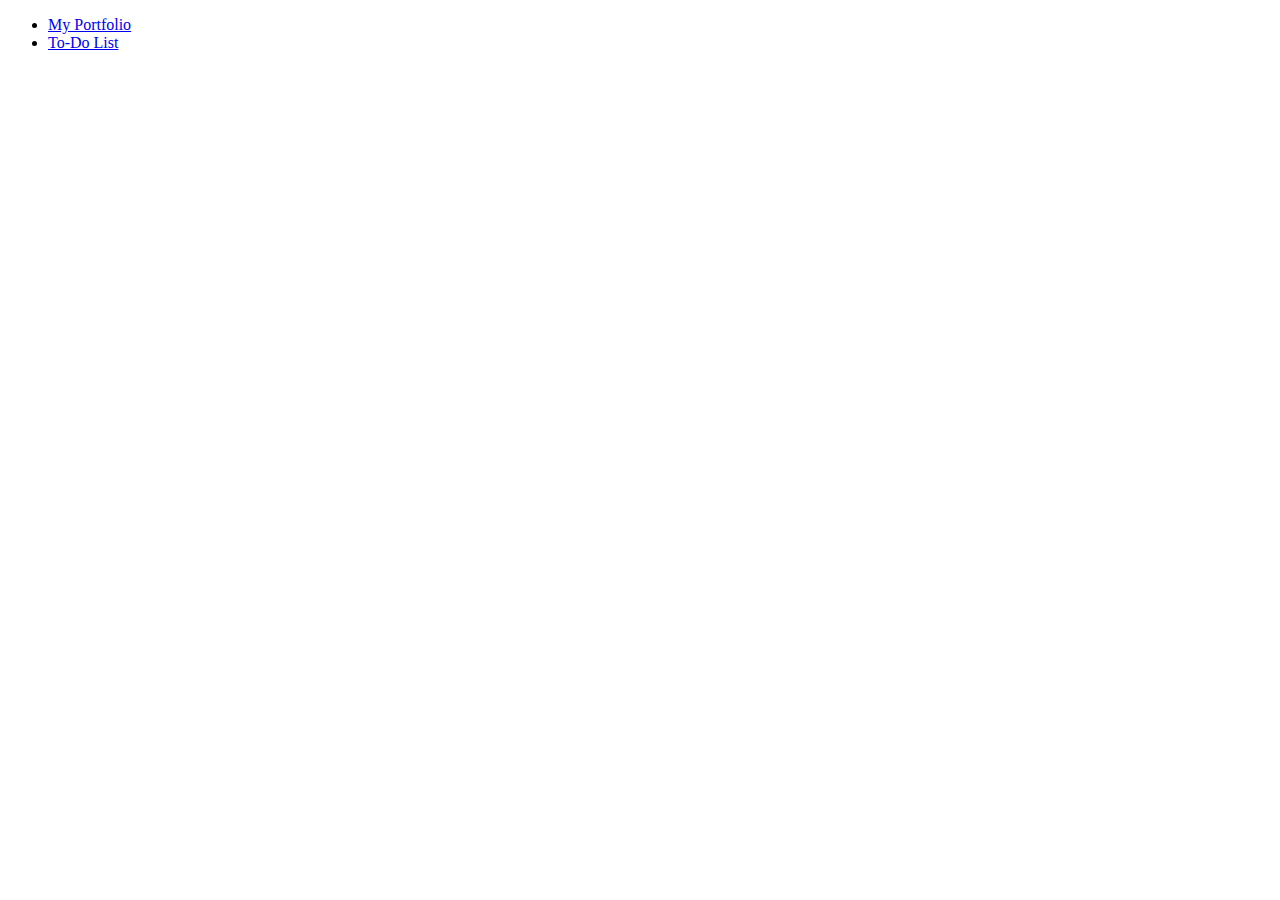
<file: index.html>
<!DOCTYPE html>
<html lang="en">
<head>
  <meta charset="UTF-8">
  <title>My WebOps Application</title>
</head>
<body>
  <ul>
    <li><a href="portfolio.html">My Portfolio</a></li>
    <li><a href="todo.html">To-Do List</a></li>
  </ul>
</body>
</html>
</file>
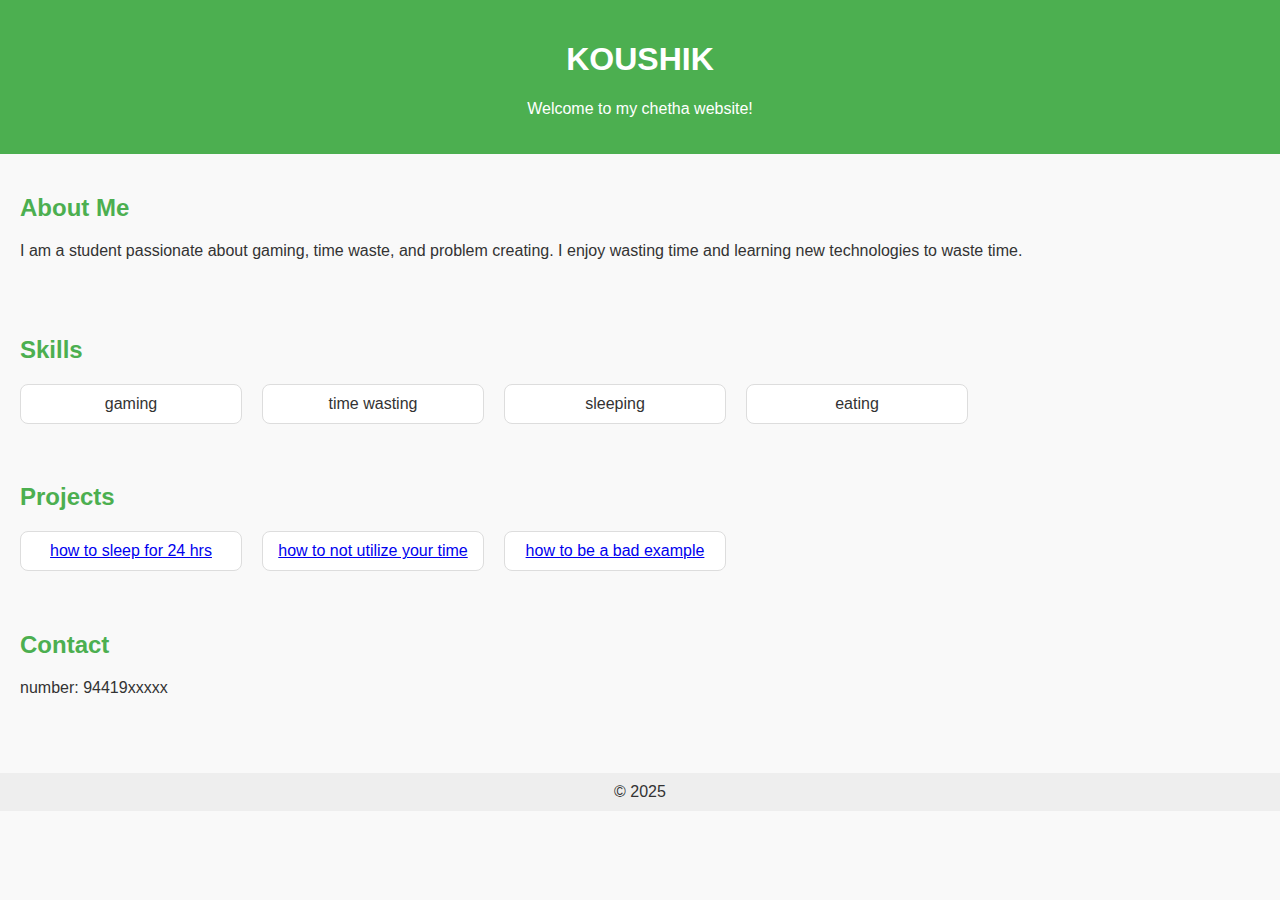
<file: myportfolio.html>
<!DOCTYPE html>
<html lang="en">
<head>
    <meta charset="UTF-8">
    <meta name="viewport" content="width=device-width, initial-scale=1.0">
    <title>My Portfolio</title>
    <style>
        body {
            font-family: Arial, sans-serif;
            margin: 0;
            background-color: #f9f9f9;
            color: #333;
        }
        header {
            background-color: #4CAF50;
            color: white;
            padding: 20px;
            text-align: center;
        }
        section {
            padding: 20px;
        }
        h2 {
            color: #4CAF50;
        }
        .skills, .projects {
            display: flex;
            gap: 20px;
            flex-wrap: wrap;
        }
        .skill, .project {
            background: white;
            border: 1px solid #ddd;
            padding: 10px;
            border-radius: 8px;
            width: 200px;
            text-align: center;
        }
        footer {
            background: #eee;
            text-align: center;
            padding: 10px;
            margin-top: 40px;
        }
    </style>
</head>
<body>

<header>
    <h1>KOUSHIK</h1>
    <p>Welcome to my chetha website!</p>
</header>

<section>
    <h2>About Me</h2>
    <p>I am a student passionate about gaming, time waste, and problem creating. I enjoy wasting time and learning new technologies to waste time.</p>
</section>

<section>
    <h2>Skills</h2>
    <div class="skills">
        <div class="skill">gaming</div>
        <div class="skill">time wasting</div>
        <div class="skill">sleeping</div>
        <div class="skill">eating</div>
    </div>
</section>

<section>
    <h2>Projects</h2>
    <div class="projects">
        <div class="project"><a href="#">how to sleep for 24 hrs</a></div>
        <div class="project"><a href="#">how to not utilize your time</a></div>
        <div class="project"><a href="#">how to be a bad example </a></div>
    </div>
</section>

<section>
    <h2>Contact</h2>
    <p>number: 94419xxxxx</p>
</section>

<footer>
    &copy; 2025 
</footer>

</body>
</html>
</file>
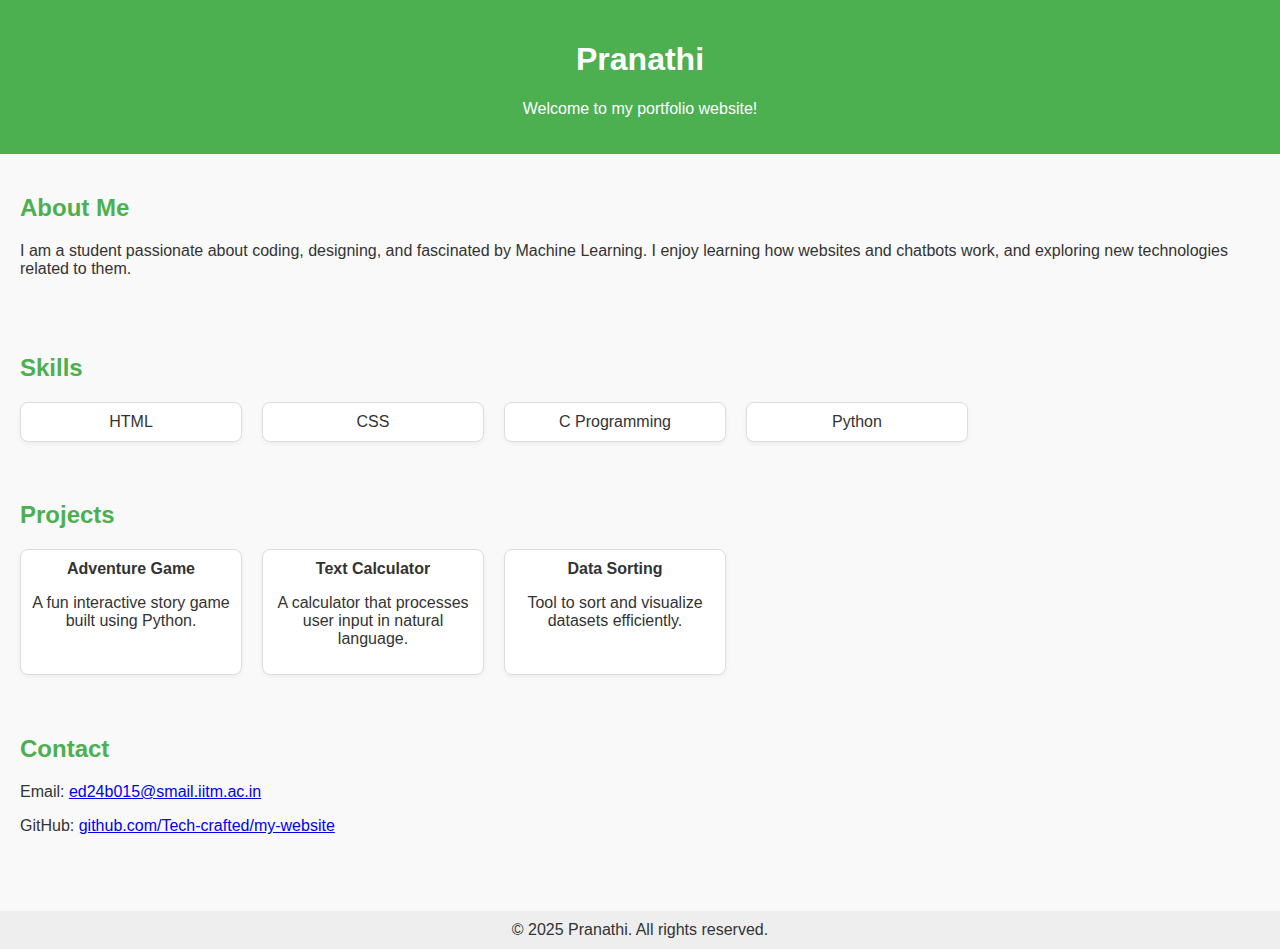
<file: portfolio.html>
<!DOCTYPE html>
<html lang="en">
<head>
    <meta charset="UTF-8" />
    <meta name="viewport" content="width=device-width, initial-scale=1.0"/>
    <title>My Portfolio</title>
    <style>
        body {
            font-family: Arial, sans-serif;
            margin: 0;
            background-color: #f9f9f9;
            color: #333;
        }
        header {
            background-color: #4CAF50;
            color: white;
            padding: 20px;
            text-align: center;
        }
        section {
            padding: 20px;
        }
        h2 {
            color: #4CAF50;
        }
        .skills, .projects {
            display: flex;
            gap: 20px;
            flex-wrap: wrap;
        }
        .skill, .project {
            background: white;
            border: 1px solid #ddd;
            padding: 10px;
            border-radius: 8px;
            width: 200px;
            text-align: center;
            box-shadow: 0 2px 5px rgba(0,0,0,0.05);
        }
        .project a {
            text-decoration: none;
            color: #333;
            font-weight: bold;
        }
        .project a:hover {
            color: #4CAF50;
        }
        footer {
            background: #eee;
            text-align: center;
            padding: 10px;
            margin-top: 40px;
        }
        @media (max-width: 600px) {
            .skills, .projects {
                flex-direction: column;
                align-items: center;
            }
        }
    </style>
</head>
<body>

<header>
    <h1>Pranathi</h1>
    <p>Welcome to my portfolio website!</p>
</header>

<section>
    <h2>About Me</h2>
    <p>
        I am a student passionate about coding, designing, and fascinated by Machine Learning.
        I enjoy learning how websites and chatbots work, and exploring new technologies related to them.
    </p>
</section>

<section>
    <h2>Skills</h2>
    <div class="skills">
        <div class="skill">HTML</div>
        <div class="skill">CSS</div>
        <div class="skill">C Programming</div>
        <div class="skill">Python</div>
    </div>
</section>

<section>
    <h2>Projects</h2>
    <div class="projects">
        <div class="project">
            <a href="#">Adventure Game</a>
            <p>A fun interactive story game built using Python.</p>
        </div>
        <div class="project">
            <a href="#">Text Calculator</a>
            <p>A calculator that processes user input in natural language.</p>
        </div>
        <div class="project">
            <a href="#">Data Sorting</a>
            <p>Tool to sort and visualize datasets efficiently.</p>
        </div>
    </div>
</section>

<section>
    <h2>Contact</h2>
    <p>Email: <a href="mailto:ed24b015@smail.iitm.ac.in">ed24b015@smail.iitm.ac.in</a></p>
    <p>GitHub: <a href="https://github.com/Tech-crafted/my-website" target="_blank">github.com/Tech-crafted/my-website</a></p>
</section>

<footer>
    &copy; 2025 Pranathi. All rights reserved.
</footer>

</body>
</html>
</file>
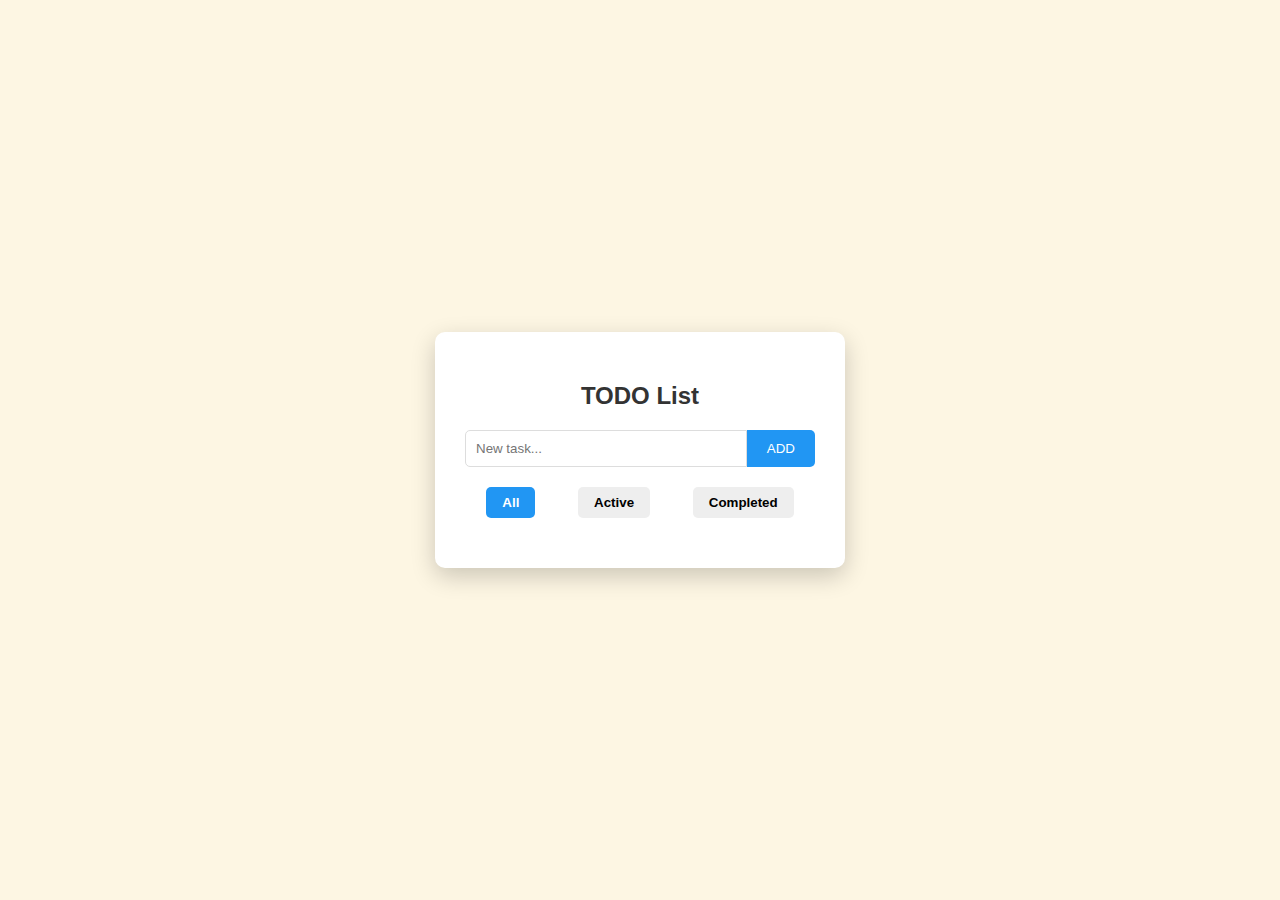
<file: TO-DO.html>
<!DOCTYPE html>
<html lang="en">
<head>
  <meta charset="UTF-8" />
  <meta name="viewport" content="width=device-width, initial-scale=1.0"/>
  <title>TODO List</title>
  <link rel="stylesheet" href="style.css" />
</head>
<body>
  <div class="todo-container">
    <h2>TODO List</h2>
    <div class="add-task">
      <input type="text" id="taskInput" placeholder="New task..." />
      <button onclick="addTask()">ADD</button>
    </div>
    <div class="tabs">
      <button class="active" onclick="filterTasks('all')">All</button>
      <button onclick="filterTasks('active')">Active</button>
      <button onclick="filterTasks('completed')">Completed</button>
    </div>
    <ul class="task-list" id="taskList">
    </ul>
  </div>
</body>
</file>
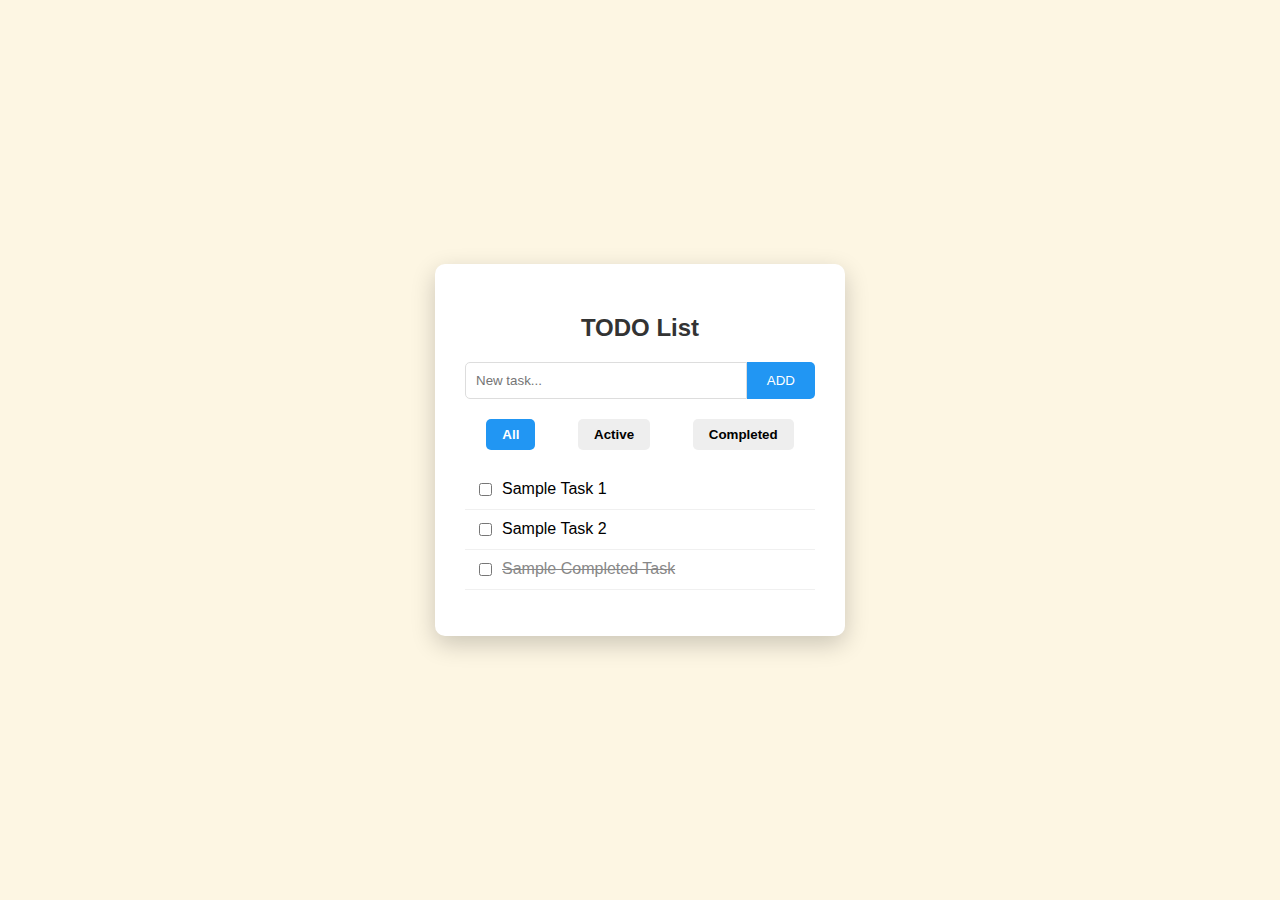
<file: todo.html>
<!DOCTYPE html>
<html lang="en">
<head>
  <meta charset="UTF-8" />
  <meta name="viewport" content="width=device-width, initial-scale=1.0"/>
  <title>TODO List</title>
  <link rel="stylesheet" href="style.css" />
</head>
<body>
  <div class="todo-container">
    <h2>TODO List</h2>
    <div class="add-task">
      <input type="text" placeholder="New task..." />
      <button>ADD</button>
    </div>
    <div class="tabs">
      <button class="active">All</button>
      <button>Active</button>
      <button>Completed</button>
    </div>
    <ul class="task-list">
      <li><input type="checkbox" /> <span>Sample Task 1</span></li>
      <li><input type="checkbox" /> <span>Sample Task 2</span></li>
      <li><input type="checkbox" /> <span class="completed">Sample Completed Task</span></li>
    </ul>
  </div>
</body>
</html>
</file>
<file: style.css>
body {
  background: #fdf6e3;
  font-family: 'Segoe UI', sans-serif;
  display: flex;
  justify-content: center;
  align-items: center;
  height: 100vh;
  margin: 0;
}

.todo-container {
  background: white;
  padding: 30px;
  border-radius: 10px;
  width: 350px;
  box-shadow: 0 8px 25px rgba(0, 0, 0, 0.2);
}

h2 {
  margin-bottom: 20px;
  text-align: center;
  color: #333;
}

.add-task {
  display: flex;
  margin-bottom: 20px;
}

.add-task input {
  flex: 1;
  padding: 10px;
  border: 1px solid #ddd;
  border-radius: 5px 0 0 5px;
  outline: none;
}

.add-task button {
  padding: 10px 20px;
  border: none;
  background: #2196f3;
  color: white;
  border-radius: 0 5px 5px 0;
  cursor: pointer;
  transition: background 0.3s;
}

.add-task button:hover {
  background: #1976d2;
}

.tabs {
  display: flex;
  justify-content: space-around;
  margin-bottom: 20px;
}

.tabs button {
  padding: 8px 16px;
  border: none;
  background: #eee;
  cursor: pointer;
  border-radius: 5px;
  font-weight: bold;
}

.tabs button.active {
  background: #2196f3;
  color: white;
}

.task-list {
  list-style: none;
  padding: 0;
}

.task-list li {
  display: flex;
  align-items: center;
  padding: 10px;
  border-bottom: 1px solid #f0f0f0;
}

.task-list input[type="checkbox"] {
  margin-right: 10px;
}

.completed {
  text-decoration: line-through;
  color: #888;
}

.hidden {
  display: none;
}
</file>
